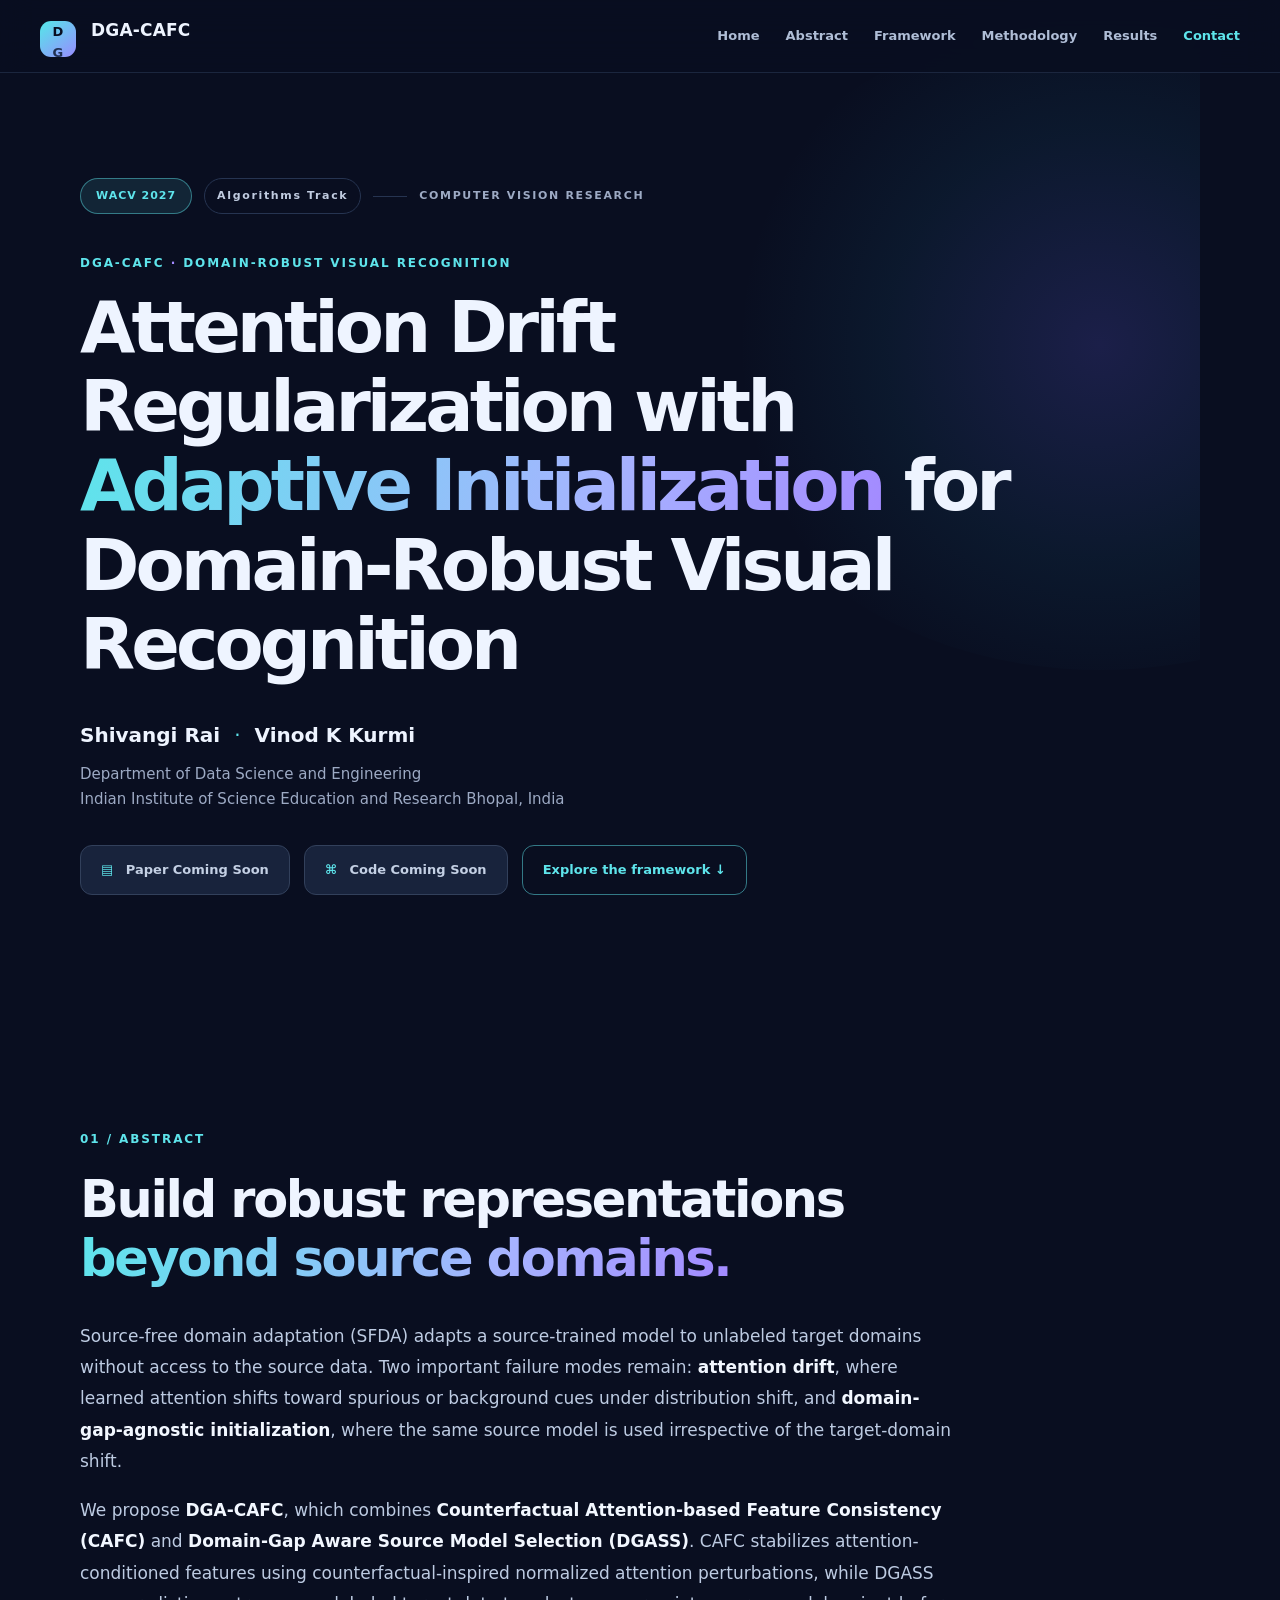
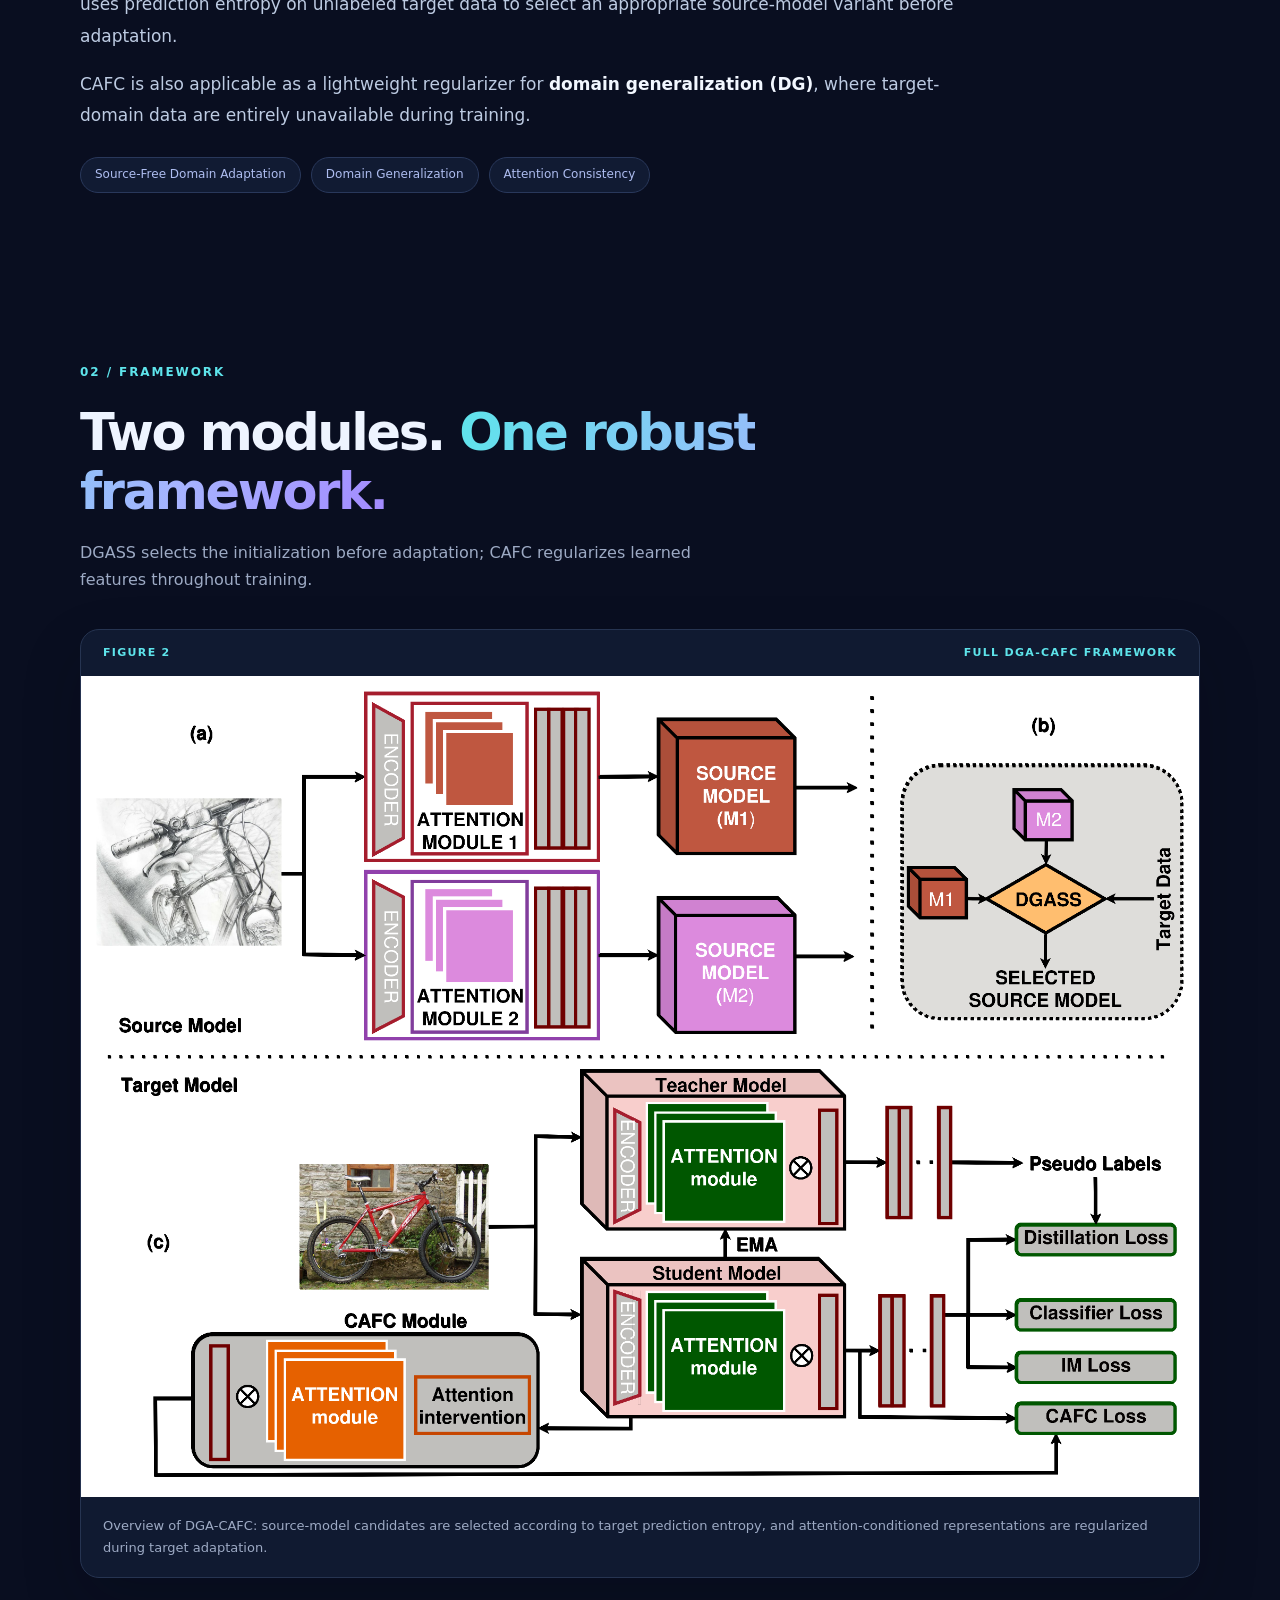
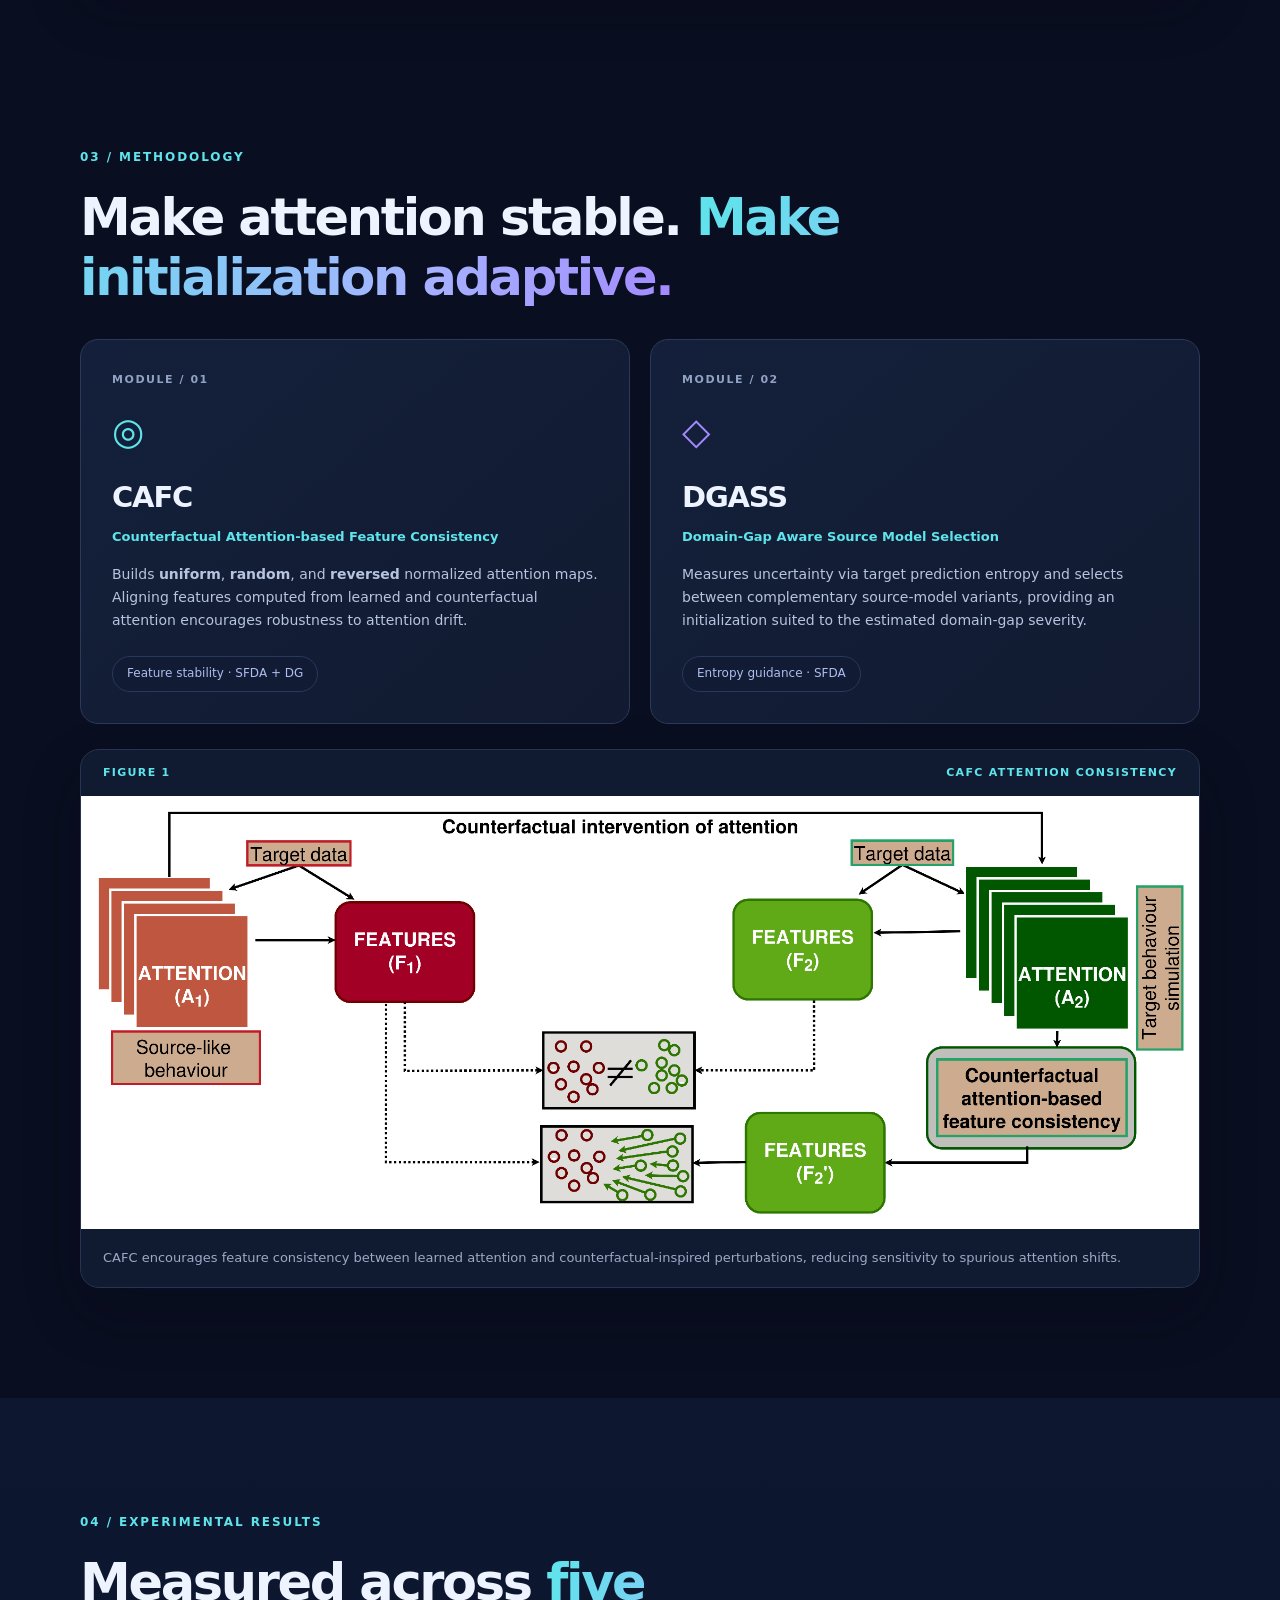
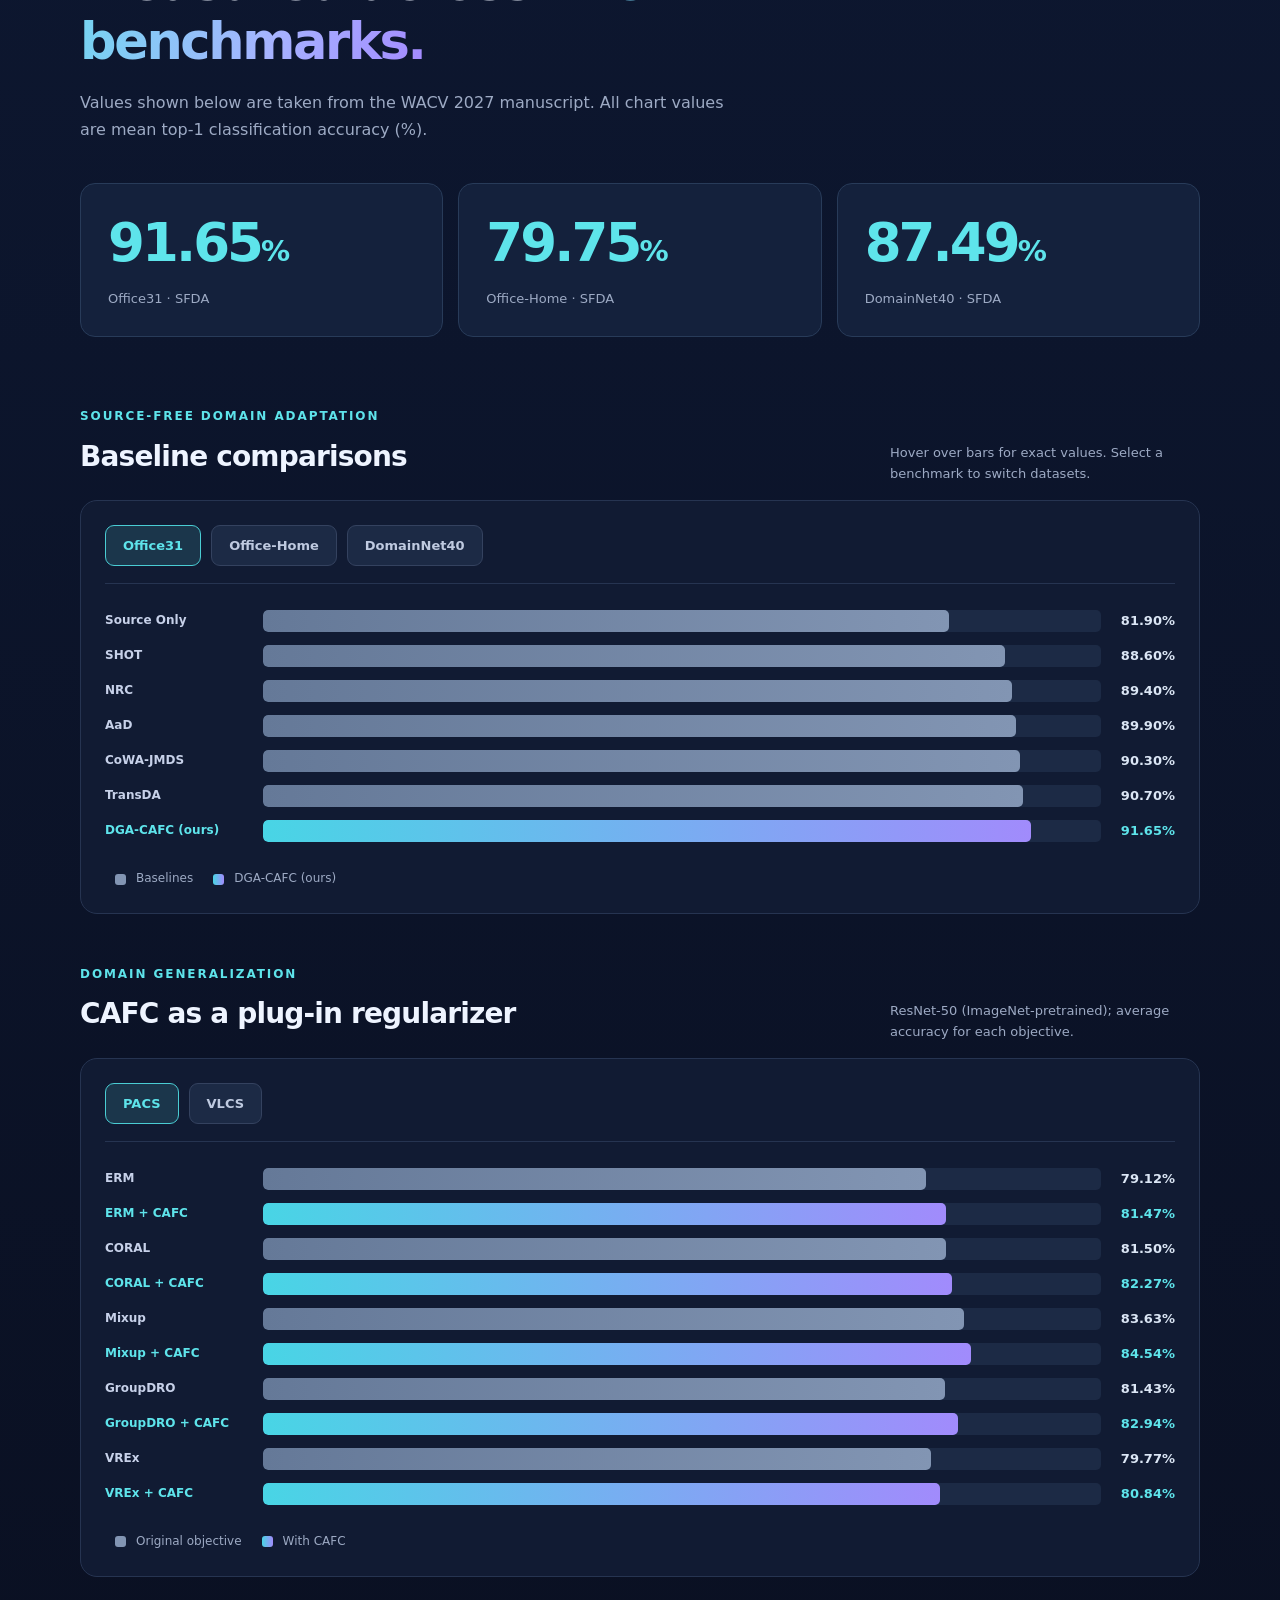
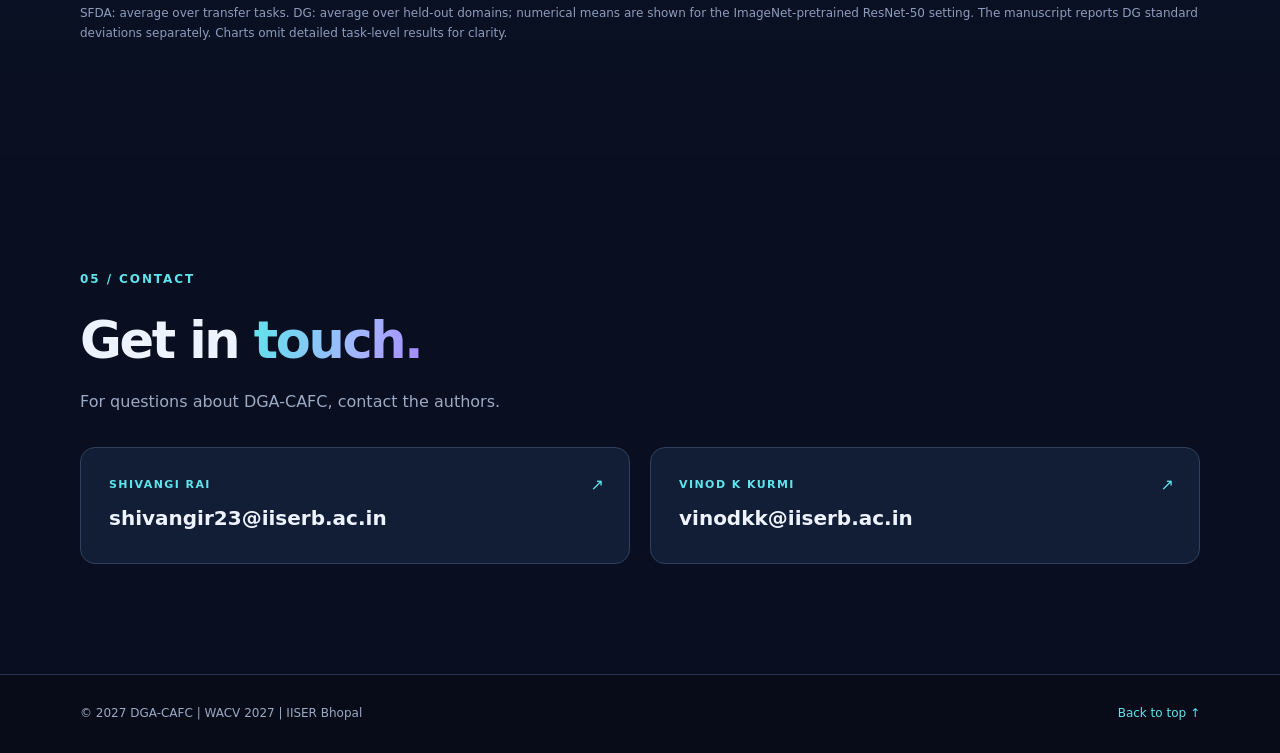
<file: index.html>
<!doctype html>
<html lang="en"><head><meta charset="utf-8"><meta name="viewport" content="width=device-width, initial-scale=1"><meta name="theme-color" content="#090e20"><meta name="description" content="DGA-CAFC — Attention Drift Regularization with Adaptive Initialization for Domain-Robust Visual Recognition. WACV 2027."><title>DGA-CAFC | WACV 2027</title><link rel="stylesheet" href="styles.css"></head>
<body id="home"><header class="site-header"><div class="nav-inner"><a class="brand" href="#home"><span class="brand-mark">D<span>G</span></span> DGA-CAFC</a><button class="menu-toggle" type="button" aria-controls="site-nav" aria-expanded="false" aria-label="Toggle navigation">☰</button><nav id="site-nav" aria-label="Main navigation"><a href="#home">Home</a><a href="#abstract">Abstract</a><a href="#framework">Framework</a><a href="#methodology">Methodology</a><a href="#results">Results</a><a href="#contact">Contact</a></nav></div></header>
<main><section class="hero container reveal"><div class="hero-kicker"><span class="venue">WACV 2027</span><span class="track">Algorithms Track</span><span class="line"></span> COMPUTER VISION RESEARCH</div><p class="eyebrow">DGA-CAFC <span class="dot">·</span> DOMAIN-ROBUST VISUAL RECOGNITION</p><h1>Attention Drift Regularization with <span class="gradient">Adaptive Initialization</span> for Domain-Robust Visual Recognition</h1><div class="authors"><strong>Shivangi Rai</strong><span class="author-sep">·</span><strong>Vinod K Kurmi</strong></div><p class="affiliation">Department of Data Science and Engineering<br>Indian Institute of Science Education and Research Bhopal, India</p><div class="actions"><span class="inactive-btn" title="Paper is not publicly available yet"><span class="icon">▤</span> Paper Coming Soon</span><span class="inactive-btn" title="Implementation is not publicly available yet"><span class="icon">⌘</span> Code Coming Soon</span><a class="secondary-btn" href="#framework">Explore the framework ↓</a></div><div class="hero-glow" aria-hidden="true"></div></section>
<section class="section container" id="abstract"><div class="section-heading reveal"><span class="section-number">01 / ABSTRACT</span><h2>Build robust representations <span class="accent">beyond source domains.</span></h2></div><div class="abstract-copy reveal"><p>Source-free domain adaptation (SFDA) adapts a source-trained model to unlabeled target domains without access to the source data. Two important failure modes remain: <strong>attention drift</strong>, where learned attention shifts toward spurious or background cues under distribution shift, and <strong>domain-gap-agnostic initialization</strong>, where the same source model is used irrespective of the target-domain shift.</p><p>We propose <strong>DGA-CAFC</strong>, which combines <strong>Counterfactual Attention-based Feature Consistency (CAFC)</strong> and <strong>Domain-Gap Aware Source Model Selection (DGASS)</strong>. CAFC stabilizes attention-conditioned features using counterfactual-inspired normalized attention perturbations, while DGASS uses prediction entropy on unlabeled target data to select an appropriate source-model variant before adaptation.</p><p>CAFC is also applicable as a lightweight regularizer for <strong>domain generalization (DG)</strong>, where target-domain data are entirely unavailable during training.</p></div><div class="pill-row reveal"><span>Source-Free Domain Adaptation</span><span>Domain Generalization</span><span>Attention Consistency</span></div></section>
<section class="section container" id="framework"><div class="section-heading reveal"><span class="section-number">02 / FRAMEWORK</span><h2>Two modules. <span class="accent">One robust framework.</span></h2><p>DGASS selects the initialization before adaptation; CAFC regularizes learned features throughout training.</p></div><figure class="figure-panel reveal"><div class="figure-label"><span>FIGURE 2</span><span>FULL DGA-CAFC FRAMEWORK</span></div><div class="figure-image"><img src="assets/dgacafc-framework.png" alt="DGA-CAFC full framework depicting source variants, entropy-guided model selection, teacher-student adaptation, and CAFC loss" loading="lazy"></div><figcaption>Overview of DGA-CAFC: source-model candidates are selected according to target prediction entropy, and attention-conditioned representations are regularized during target adaptation.</figcaption></figure></section>
<section class="section container" id="methodology"><div class="section-heading reveal"><span class="section-number">03 / METHODOLOGY</span><h2>Make attention stable. <span class="accent">Make initialization adaptive.</span></h2></div><div class="method-grid"><article class="method-card reveal"><div class="method-index">MODULE / 01</div><div class="method-symbol">◎</div><h3>CAFC</h3><h4>Counterfactual Attention-based Feature Consistency</h4><p>Builds <b>uniform</b>, <b>random</b>, and <b>reversed</b> normalized attention maps. Aligning features computed from learned and counterfactual attention encourages robustness to attention drift.</p><span class="method-tag">Feature stability · SFDA + DG</span></article><article class="method-card reveal"><div class="method-index">MODULE / 02</div><div class="method-symbol violet">◇</div><h3>DGASS</h3><h4>Domain-Gap Aware Source Model Selection</h4><p>Measures uncertainty via target prediction entropy and selects between complementary source-model variants, providing an initialization suited to the estimated domain-gap severity.</p><span class="method-tag">Entropy guidance · SFDA</span></article></div><figure class="figure-panel figure-small reveal"><div class="figure-label"><span>FIGURE 1</span><span>CAFC ATTENTION CONSISTENCY</span></div><div class="figure-image"><img src="assets/cafc-motivation.png" alt="Illustration of counterfactual attention-based feature consistency" loading="lazy"></div><figcaption>CAFC encourages feature consistency between learned attention and counterfactual-inspired perturbations, reducing sensitivity to spurious attention shifts.</figcaption></figure></section>
<section class="section results-section" id="results"><div class="container"><div class="section-heading reveal"><span class="section-number">04 / EXPERIMENTAL RESULTS</span><h2>Measured across <span class="accent">five benchmarks.</span></h2><p>Values shown below are taken from the WACV 2027 manuscript. All chart values are mean top-1 classification accuracy (%).</p></div><div class="score-grid reveal"><div class="score-card"><strong>91.65<span>%</span></strong><span>Office31 · SFDA</span></div><div class="score-card"><strong>79.75<span>%</span></strong><span>Office-Home · SFDA</span></div><div class="score-card"><strong>87.49<span>%</span></strong><span>DomainNet40 · SFDA</span></div></div><div class="chart-head reveal"><div><span class="subheading">SOURCE-FREE DOMAIN ADAPTATION</span><h3>Baseline comparisons</h3></div><p>Hover over bars for exact values. Select a benchmark to switch datasets.</p></div><div class="chart-card reveal"><div class="tabs" role="tablist" aria-label="SFDA benchmark"><button class="tab active" role="tab" aria-selected="true" data-group="sfda" data-dataset="office31">Office31</button><button class="tab" role="tab" aria-selected="false" data-group="sfda" data-dataset="officehome">Office-Home</button><button class="tab" role="tab" aria-selected="false" data-group="sfda" data-dataset="domainnet">DomainNet40</button></div><div id="sfda-chart" class="chart" role="img" aria-label="Baseline comparison of source-free domain adaptation accuracy"></div><div class="chart-legend"><i class="legend-baseline"></i> Baselines <i class="legend-ours"></i> DGA-CAFC (ours)</div></div><div class="chart-head reveal"><div><span class="subheading">DOMAIN GENERALIZATION</span><h3>CAFC as a plug-in regularizer</h3></div><p>ResNet-50 (ImageNet-pretrained); average accuracy for each objective.</p></div><div class="chart-card reveal"><div class="tabs" role="tablist" aria-label="Domain generalization benchmark"><button class="tab active" role="tab" aria-selected="true" data-group="dg" data-dataset="pacs">PACS</button><button class="tab" role="tab" aria-selected="false" data-group="dg" data-dataset="vlcs">VLCS</button></div><div id="dg-chart" class="chart" role="img" aria-label="Domain generalization accuracy comparing baseline objectives and CAFC-enhanced versions"></div><div class="chart-legend"><i class="legend-baseline"></i> Original objective <i class="legend-ours"></i> With CAFC</div></div><p class="results-footnote">SFDA: average over transfer tasks. DG: average over held-out domains; numerical means are shown for the ImageNet-pretrained ResNet-50 setting. The manuscript reports DG standard deviations separately. Charts omit detailed task-level results for clarity.</p></div></section>
<section class="section container contact-section" id="contact"><div class="section-heading reveal"><span class="section-number">05 / CONTACT</span><h2>Get in <span class="accent">touch.</span></h2><p>For questions about DGA-CAFC, contact the authors.</p></div><div class="contact-grid reveal"><a class="contact-card" href="mailto:shivangir23@iiserb.ac.in"><span>SHIVANGI RAI</span><strong>shivangir23@iiserb.ac.in</strong><span class="contact-arrow">↗</span></a><a class="contact-card" href="mailto:vinodkk@iiserb.ac.in"><span>VINOD K KURMI</span><strong>vinodkk@iiserb.ac.in</strong><span class="contact-arrow">↗</span></a></div></section></main><footer class="site-footer"><div class="container footer-inner"><span>© 2027 DGA-CAFC | WACV 2027 | IISER Bhopal</span><a href="#home">Back to top ↑</a></div></footer><script src="script.js"></script></body></html>
</file>
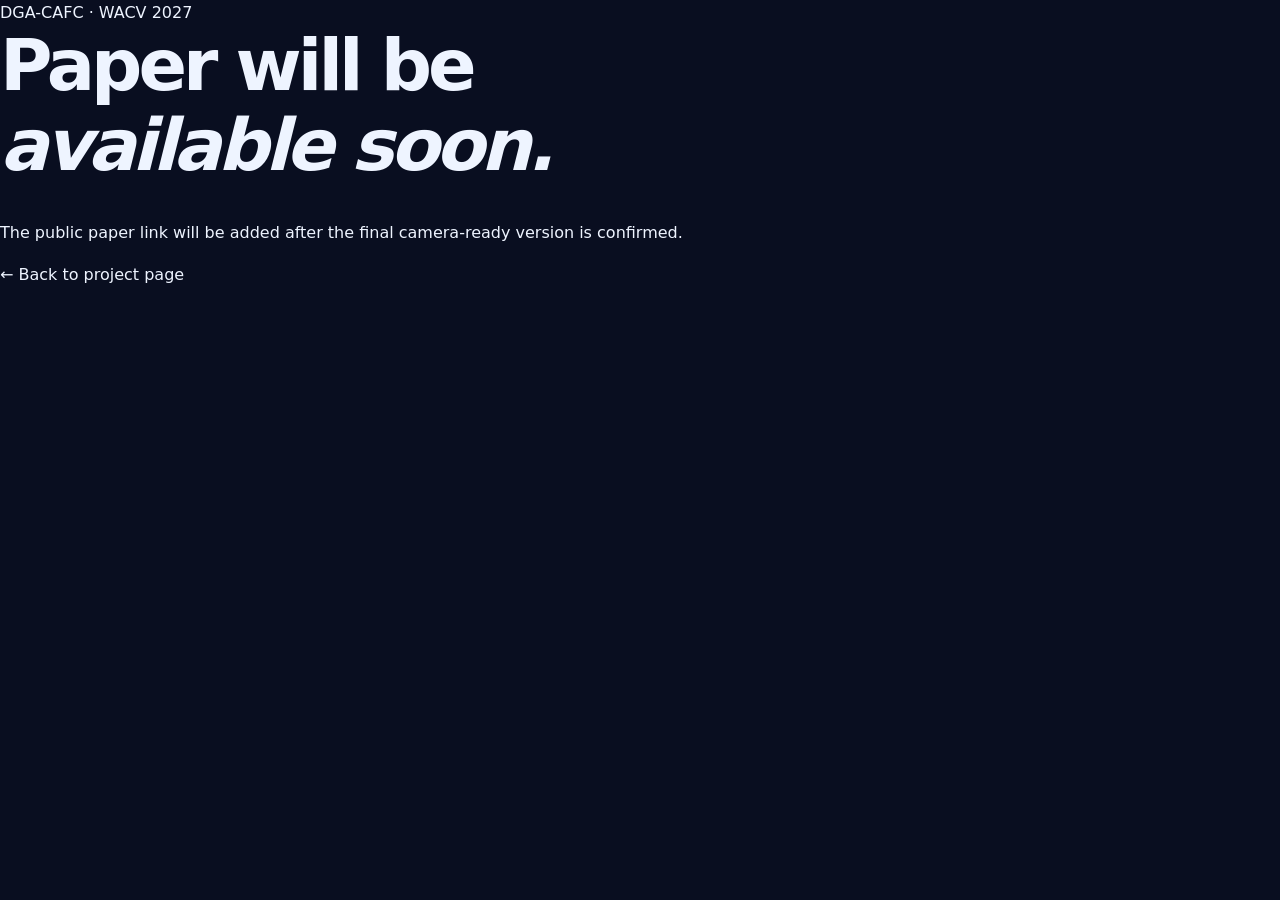
<file: paper.html>
<!doctype html><html lang="en"><head><meta charset="UTF-8"/><meta name="viewport" content="width=device-width, initial-scale=1.0"/><title>Paper · DGA-CAFC</title><link href="https://fonts.googleapis.com/css2?family=DM+Sans:wght@400;600&family=Space+Grotesk:wght@400;600&display=swap" rel="stylesheet"/><link rel="stylesheet" href="styles.css"/></head><body class="paper-placeholder"><main class="paper-main"><span class="paper-kicker">DGA-CAFC · WACV 2027</span><h1>Paper will be<br/><em>available soon.</em></h1><p>The public paper link will be added after the final camera-ready version is confirmed.</p><a class="paper-home-link" href="index.html">← Back to project page</a></main></body></html>
</file>
<file: styles.css>
:root{color-scheme:dark;--bg:#090e20;--surface:#111a32;--surface2:#17213b;--line:#263451;--muted:#9daac4;--text:#eef4ff;--cyan:#5ee4eb;--violet:#a38aff}*{box-sizing:border-box}html{scroll-behavior:smooth;scroll-padding-top:92px}body{margin:0;background:var(--bg);color:var(--text);font-family:Inter,ui-sans-serif,system-ui,-apple-system,BlinkMacSystemFont,"Segoe UI",sans-serif;line-height:1.65}a{color:inherit;text-decoration:none}button{font:inherit}.container{width:min(1120px,calc(100% - 48px));margin:auto}.site-header{position:fixed;top:0;width:100%;z-index:99;background:rgba(9,14,32,.88);border-bottom:1px solid rgba(111,144,190,.19);backdrop-filter:blur(16px)}.nav-inner{width:min(1200px,calc(100% - 48px));height:72px;margin:auto;display:flex;align-items:center;justify-content:space-between;gap:25px}.brand{font-size:17px;font-weight:800;letter-spacing:.01em;white-space:nowrap}.brand-mark{display:inline-grid;place-items:center;width:36px;height:36px;border-radius:11px;margin-right:9px;background:linear-gradient(140deg,#54e8e9,#988cff);color:#080e22;font-size:13px}.brand-mark span{color:#203052}nav{display:flex;gap:26px}nav a{font-size:13px;font-weight:650;color:#afbdd6;transition:color .2s}nav a:hover,nav a.active{color:var(--cyan)}.menu-toggle{display:none;background:transparent;border:0;color:white;font-size:24px}.hero{position:relative;padding-top:178px;padding-bottom:120px;overflow:hidden}.hero>*:not(.hero-glow){position:relative;z-index:1}.hero-glow{position:absolute;right:-300px;top:20px;width:800px;height:650px;border-radius:50%;background:radial-gradient(circle,rgba(92,91,218,.22) 0%,rgba(36,130,178,.09) 42%,transparent 70%);pointer-events:none}.hero-kicker{display:flex;gap:12px;align-items:center;font-size:11px;letter-spacing:.15em;color:var(--muted);font-weight:700}.venue{display:inline-block;border:1px solid rgba(94,228,235,.45);background:rgba(94,228,235,.11);color:var(--cyan);border-radius:100px;padding:8px 15px;letter-spacing:.09em}.track{padding:8px 12px;border-radius:100px;border:1px solid var(--line);color:#c1cce0}.hero-kicker .line{width:34px;height:1px;background:var(--line)}.eyebrow{margin:40px 0 14px;letter-spacing:.16em;color:var(--cyan);font-size:12px;font-weight:760}.dot{color:var(--violet)}h1,h2,h3,h4,p,figure{margin-top:0}h1{max-width:1020px;font-size:clamp(39px,5.6vw,76px);line-height:1.105;letter-spacing:-.055em;font-weight:780;margin-bottom:35px}.gradient,.accent{background:linear-gradient(105deg,var(--cyan),#a6b3ff 65%,var(--violet));color:transparent;background-clip:text}.authors{display:flex;gap:14px;align-items:center;font-size:20px}.author-sep{color:var(--cyan)}.affiliation{color:var(--muted);margin-top:10px;font-size:15px}.actions{display:flex;align-items:center;gap:14px;flex-wrap:wrap;margin-top:34px}.inactive-btn,.secondary-btn{border-radius:12px;padding:13px 20px;font-weight:700;font-size:13px}.inactive-btn{background:#18233c;border:1px solid #32405b;color:#c4d0e4;cursor:not-allowed}.icon{margin-right:8px;color:var(--cyan)}.secondary-btn{border:1px solid rgba(94,228,235,.5);color:var(--cyan);transition:background .2s}.secondary-btn:hover{background:rgba(94,228,235,.1)}.section{padding-top:110px;padding-bottom:55px}.section-heading{max-width:820px;margin-bottom:32px}.section-number,.subheading{font-size:12px;letter-spacing:.16em;font-weight:800;color:var(--cyan)}h2{font-size:clamp(30px,4.5vw,51px);letter-spacing:-.046em;line-height:1.16;margin:19px 0}.section-heading>p{color:var(--muted);max-width:660px}.abstract-copy{max-width:880px;color:#bdcbe2;font-size:17px;line-height:1.85}.abstract-copy strong{color:#f2f7ff}.pill-row{display:flex;flex-wrap:wrap;gap:10px;margin-top:25px}.pill-row span,.method-tag{color:#aebdf0;border:1px solid #29385b;border-radius:24px;padding:7px 14px;background:#111b33;font-size:12px}.figure-panel{background:#101a31;border:1px solid var(--line);border-radius:19px;overflow:hidden;margin:36px 0 0;box-shadow:0 25px 60px #05091433}.figure-label{padding:14px 22px;display:flex;justify-content:space-between;color:var(--cyan);font-size:11px;letter-spacing:.12em;font-weight:800}.figure-image{background:#fff;padding:15px;display:flex;justify-content:center}.figure-image img{max-width:100%;height:auto;object-fit:contain;display:block}.figure-panel figcaption{color:var(--muted);font-size:13px;padding:18px 22px;line-height:1.7}.method-grid{display:grid;grid-template-columns:1fr 1fr;gap:20px}.method-card{background:linear-gradient(140deg,#14203b,#111a30);border:1px solid #2c3958;border-radius:18px;padding:31px;min-height:330px;transition:transform .2s,border-color .2s}.method-card:hover{transform:translateY(-4px);border-color:#6ad9e3}.method-index{color:#92a2c4;font-size:11px;font-weight:800;letter-spacing:.14em}.method-symbol{font-size:37px;color:var(--cyan);margin:12px 0}.method-symbol.violet{color:var(--violet)}.method-card h3{font-size:29px;letter-spacing:-.04em;margin-bottom:0}.method-card h4{color:var(--cyan);font-size:13px;font-weight:600;margin:4px 0 16px}.method-card p{color:#b7c4df;font-size:14px}.method-tag{display:inline-block;margin-top:10px}.figure-small{margin-top:25px}.results-section{margin-top:55px;padding-bottom:100px;background:linear-gradient(180deg,#0d1730,#0a1022)}.score-grid{display:grid;grid-template-columns:repeat(3,1fr);gap:15px;margin:40px 0 65px}.score-card{background:#14213c;border:1px solid #283b59;padding:27px;border-radius:15px;display:flex;flex-direction:column}.score-card strong{font-size:clamp(32px,4.3vw,53px);font-weight:800;letter-spacing:-.055em;color:var(--cyan);line-height:1.2}.score-card strong span{font-size:.55em}.score-card>span{color:var(--muted);font-size:13px;margin-top:13px}.chart-head{display:flex;align-items:end;justify-content:space-between;gap:20px;margin-top:46px;margin-bottom:15px}.chart-head h3{font-size:28px;letter-spacing:-.03em;margin:5px 0}.chart-head p{font-size:13px;color:var(--muted);max-width:310px;margin:0}.chart-card{border:1px solid var(--line);background:#111b33;border-radius:17px;padding:24px}.tabs{display:flex;gap:10px;flex-wrap:wrap;border-bottom:1px solid var(--line);padding-bottom:17px}.tab{background:#1c2a45;border:1px solid #34425f;border-radius:9px;padding:9px 17px;color:#bfcae0;cursor:pointer;font-size:13px;font-weight:700}.tab.active{background:rgba(94,228,235,.13);color:var(--cyan);border-color:#4acdd4}.chart{display:flex;flex-direction:column;gap:13px;margin-top:26px}.bar-row{display:grid;grid-template-columns:145px 1fr 61px;gap:13px;align-items:center}.bar-label{font-size:12px;color:#c7d1e9;font-weight:650}.bar-track{height:22px;background:#1c2a45;border-radius:5px;overflow:hidden}.bar-fill{height:100%;background:linear-gradient(90deg,#657998,#8295b3);border-radius:5px;transition:width .5s ease;min-width:1px}.bar-fill.ours{background:linear-gradient(90deg,#48d5e5,#a18bfc)}.bar-value{text-align:right;font-size:13px;font-weight:800;color:#dbe6f5}.bar-row.highlight .bar-label,.bar-row.highlight .bar-value{color:var(--cyan)}.chart-legend{display:flex;align-items:center;gap:10px;color:var(--muted);font-size:12px;margin-top:27px}.chart-legend i{display:inline-block;width:11px;height:11px;border-radius:3px;background:#8295b3;margin-left:10px}.chart-legend .legend-ours{background:linear-gradient(90deg,#48d5e5,#a18bfc)}.results-footnote{color:#8d9cbb;font-size:12px;margin-top:27px}.contact-section{padding-bottom:110px}.contact-grid{display:grid;grid-template-columns:1fr 1fr;gap:20px}.contact-card{display:flex;flex-direction:column;position:relative;padding:28px;border:1px solid #30415f;border-radius:15px;background:#121d36;transition:border-color .2s}.contact-card:hover{border-color:var(--cyan)}.contact-card>span:first-child{color:var(--cyan);font-size:11px;font-weight:800;letter-spacing:.13em}.contact-card strong{font-size:clamp(14px,2vw,20px);margin-top:8px;overflow-wrap:anywhere}.contact-arrow{position:absolute;right:25px;top:24px;color:var(--cyan)}.site-footer{border-top:1px solid var(--line);background:#080c19}.footer-inner{padding:29px 0;display:flex;justify-content:space-between;gap:10px;color:#9ba9c3;font-size:12px}.footer-inner a{color:var(--cyan)}.reveal{opacity:0;transform:translateY(15px);transition:opacity .55s ease,transform .55s ease}.reveal.visible{opacity:1;transform:none}@media(prefers-reduced-motion:reduce){html{scroll-behavior:auto}.reveal{opacity:1;transform:none;transition:none}*{animation:none!important}}@media(max-width:760px){.container,.nav-inner{width:min(100% - 30px,1120px)}.nav-inner{height:64px}.menu-toggle{display:block}nav{display:none;position:absolute;left:0;right:0;top:64px;flex-direction:column;padding:20px 25px;gap:18px;background:#101a2e;border-bottom:1px solid var(--line)}nav.open{display:flex}.hero{padding-top:125px;padding-bottom:58px}.hero-kicker{flex-wrap:wrap}.hero-kicker .line{display:none}h1{font-size:clamp(35px,8.5vw,55px)}.section{padding-top:76px;padding-bottom:30px}.method-grid,.contact-grid{grid-template-columns:1fr}.score-grid{grid-template-columns:1fr;gap:10px;margin-bottom:50px}.score-card{padding:18px}.chart-head{display:block}.chart-head p{margin-top:6px}.bar-row{grid-template-columns:92px 1fr 44px;gap:7px}.bar-label{font-size:10px}.bar-value{font-size:11px}.chart-card{padding:16px}.figure-label{font-size:9px;gap:10px}.authors{font-size:17px;flex-wrap:wrap}.footer-inner{flex-direction:column}.abstract-copy{font-size:15px}}
</file>
